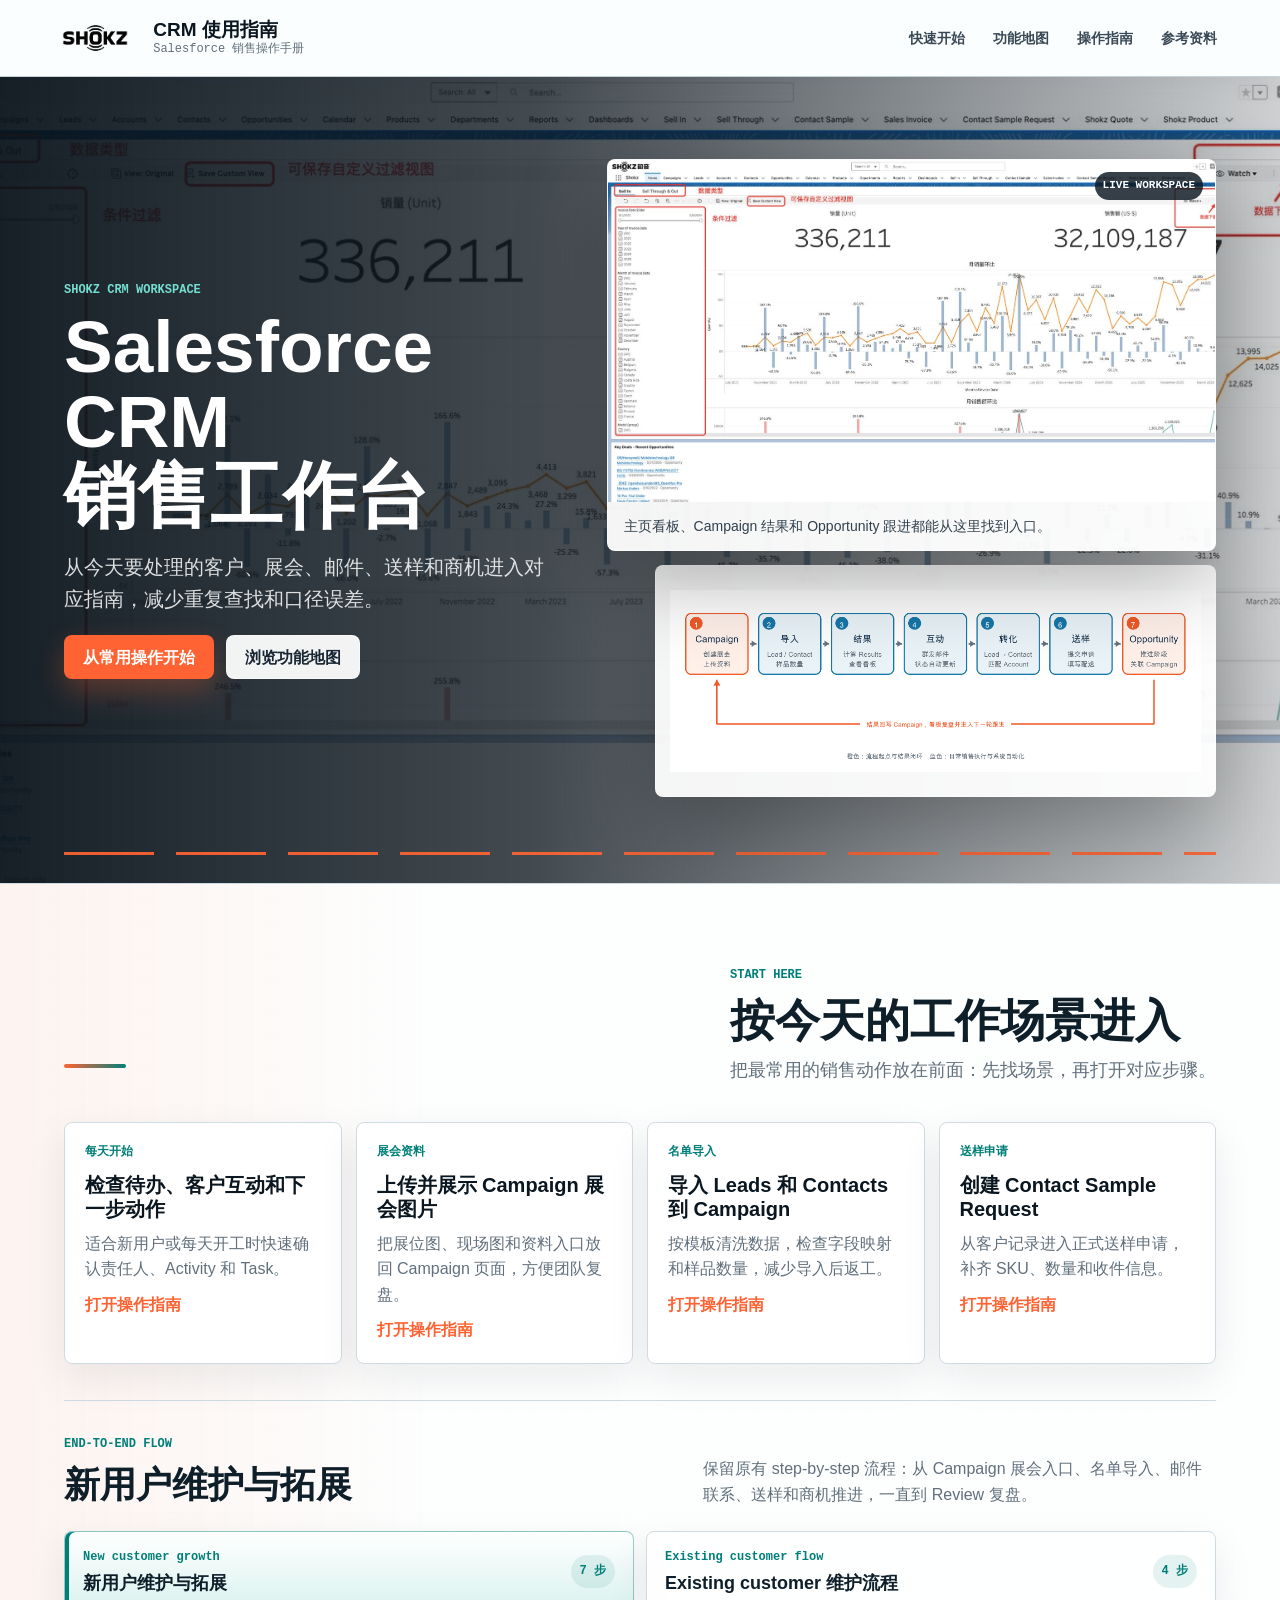
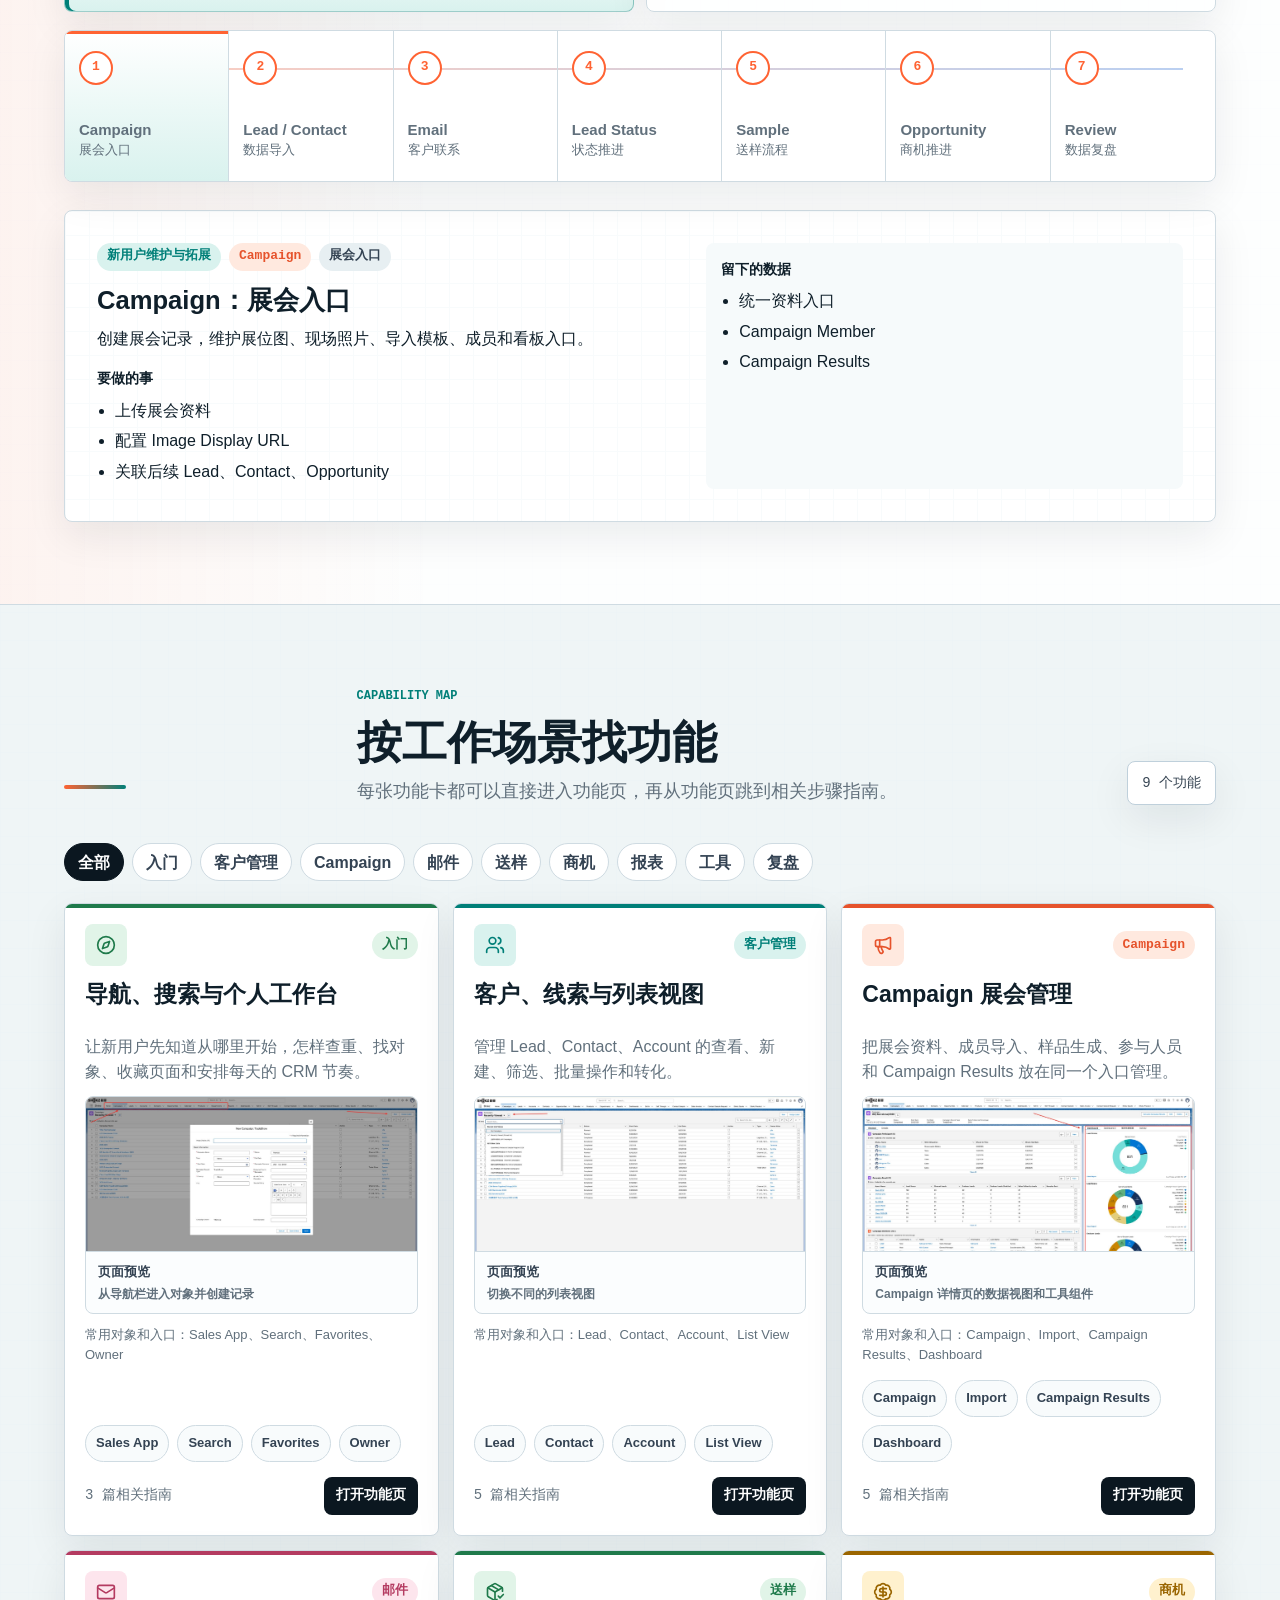
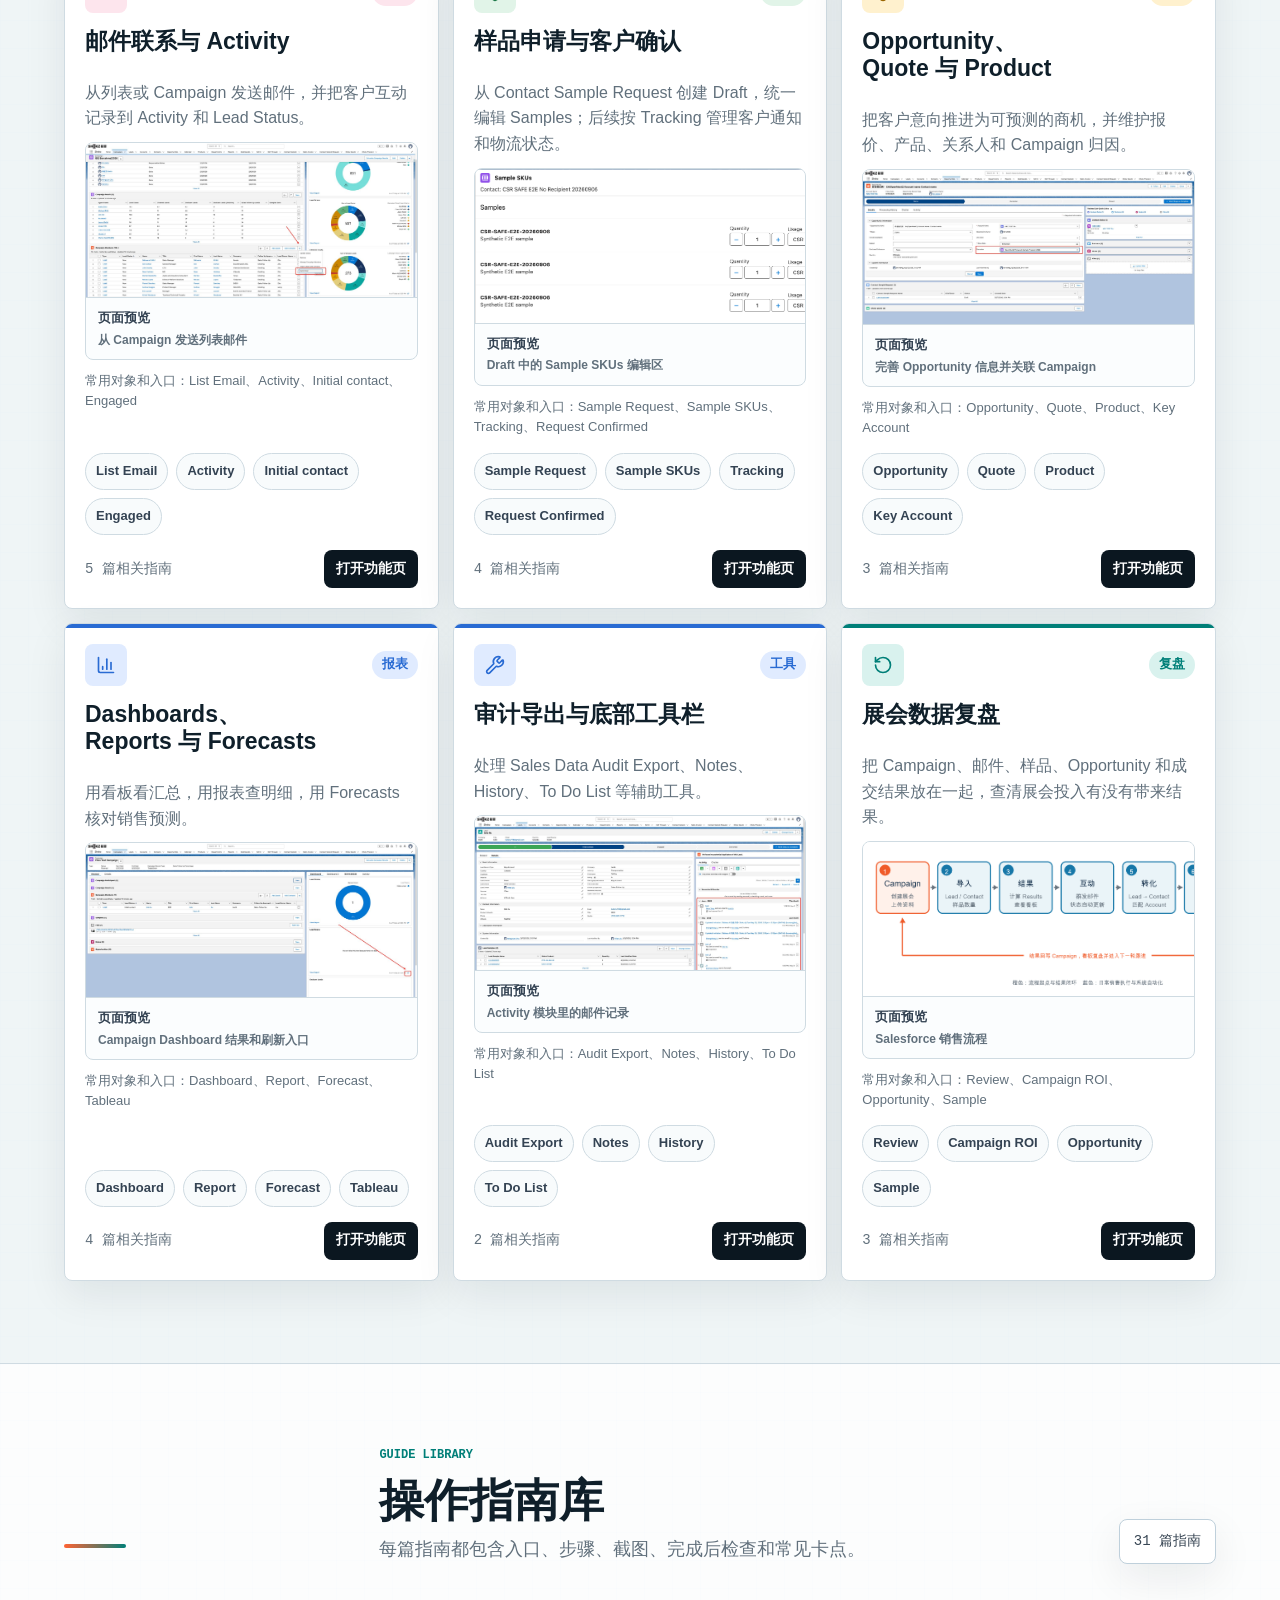
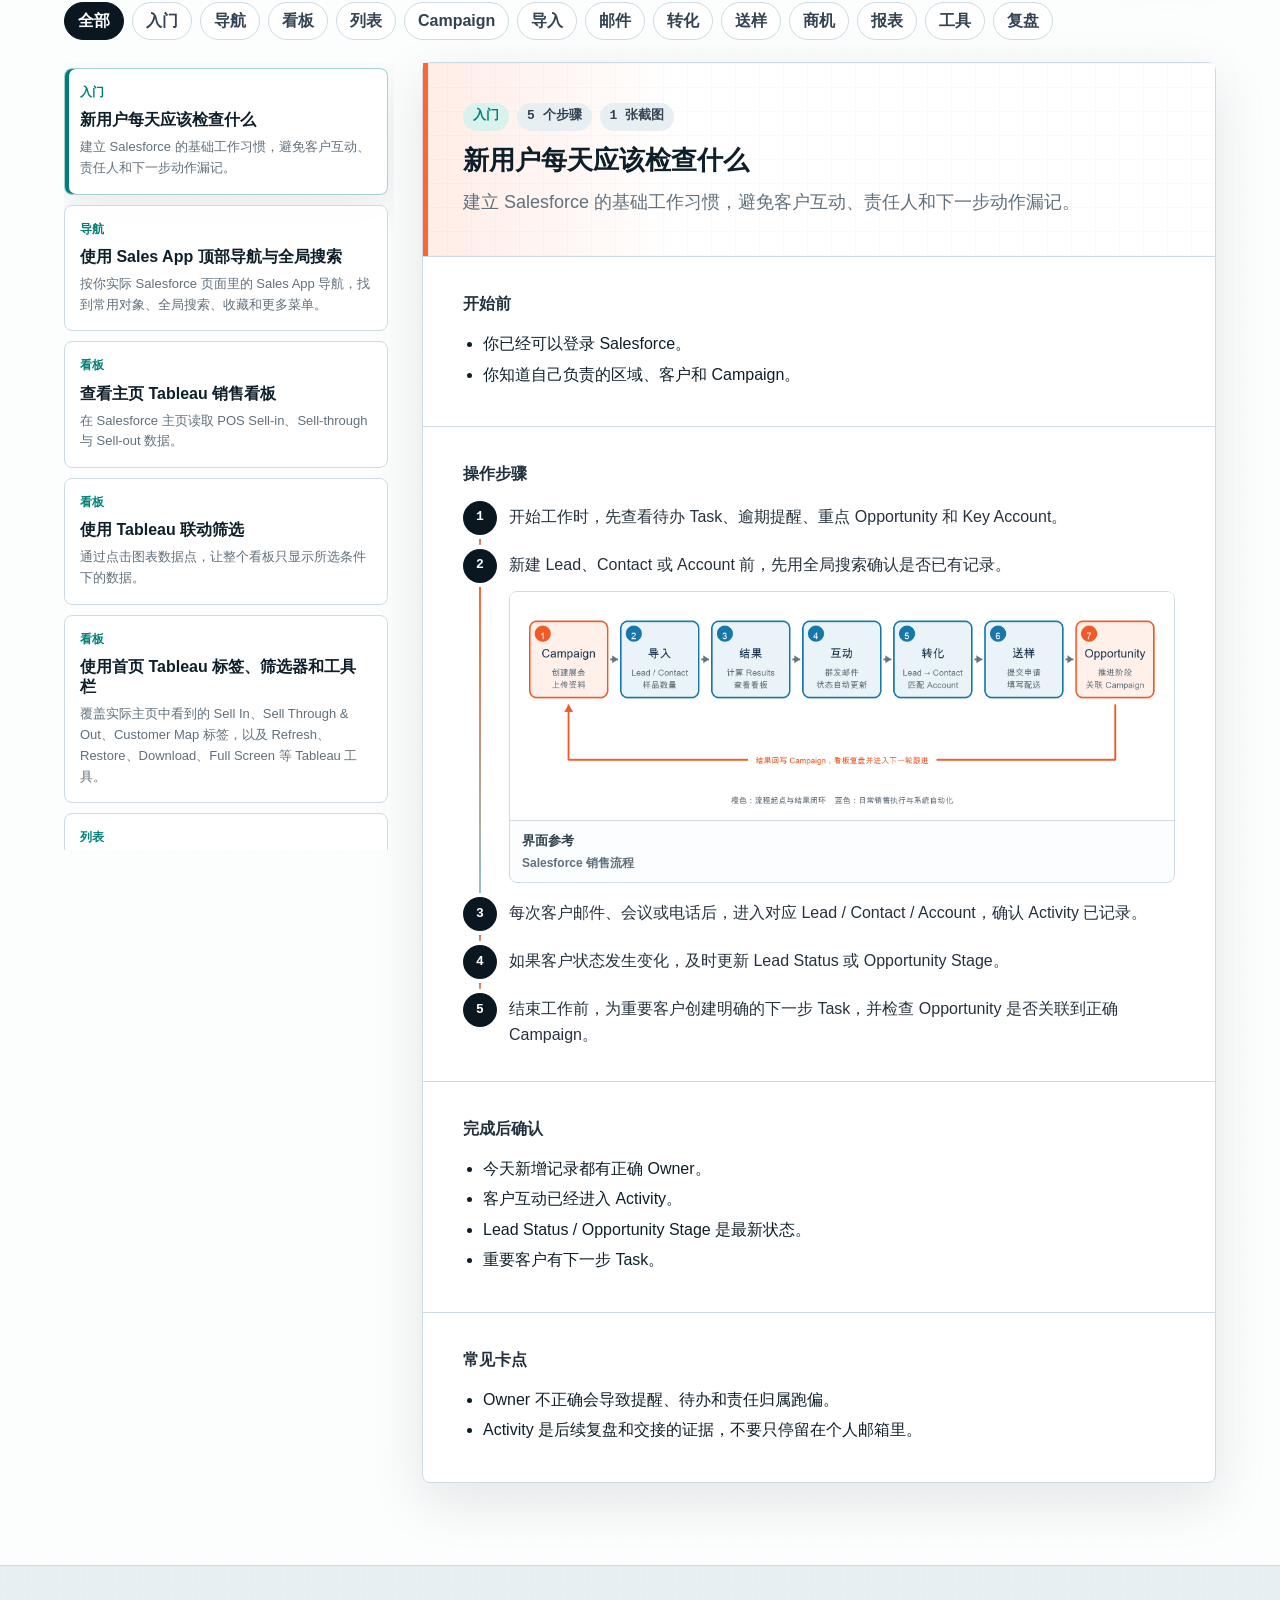
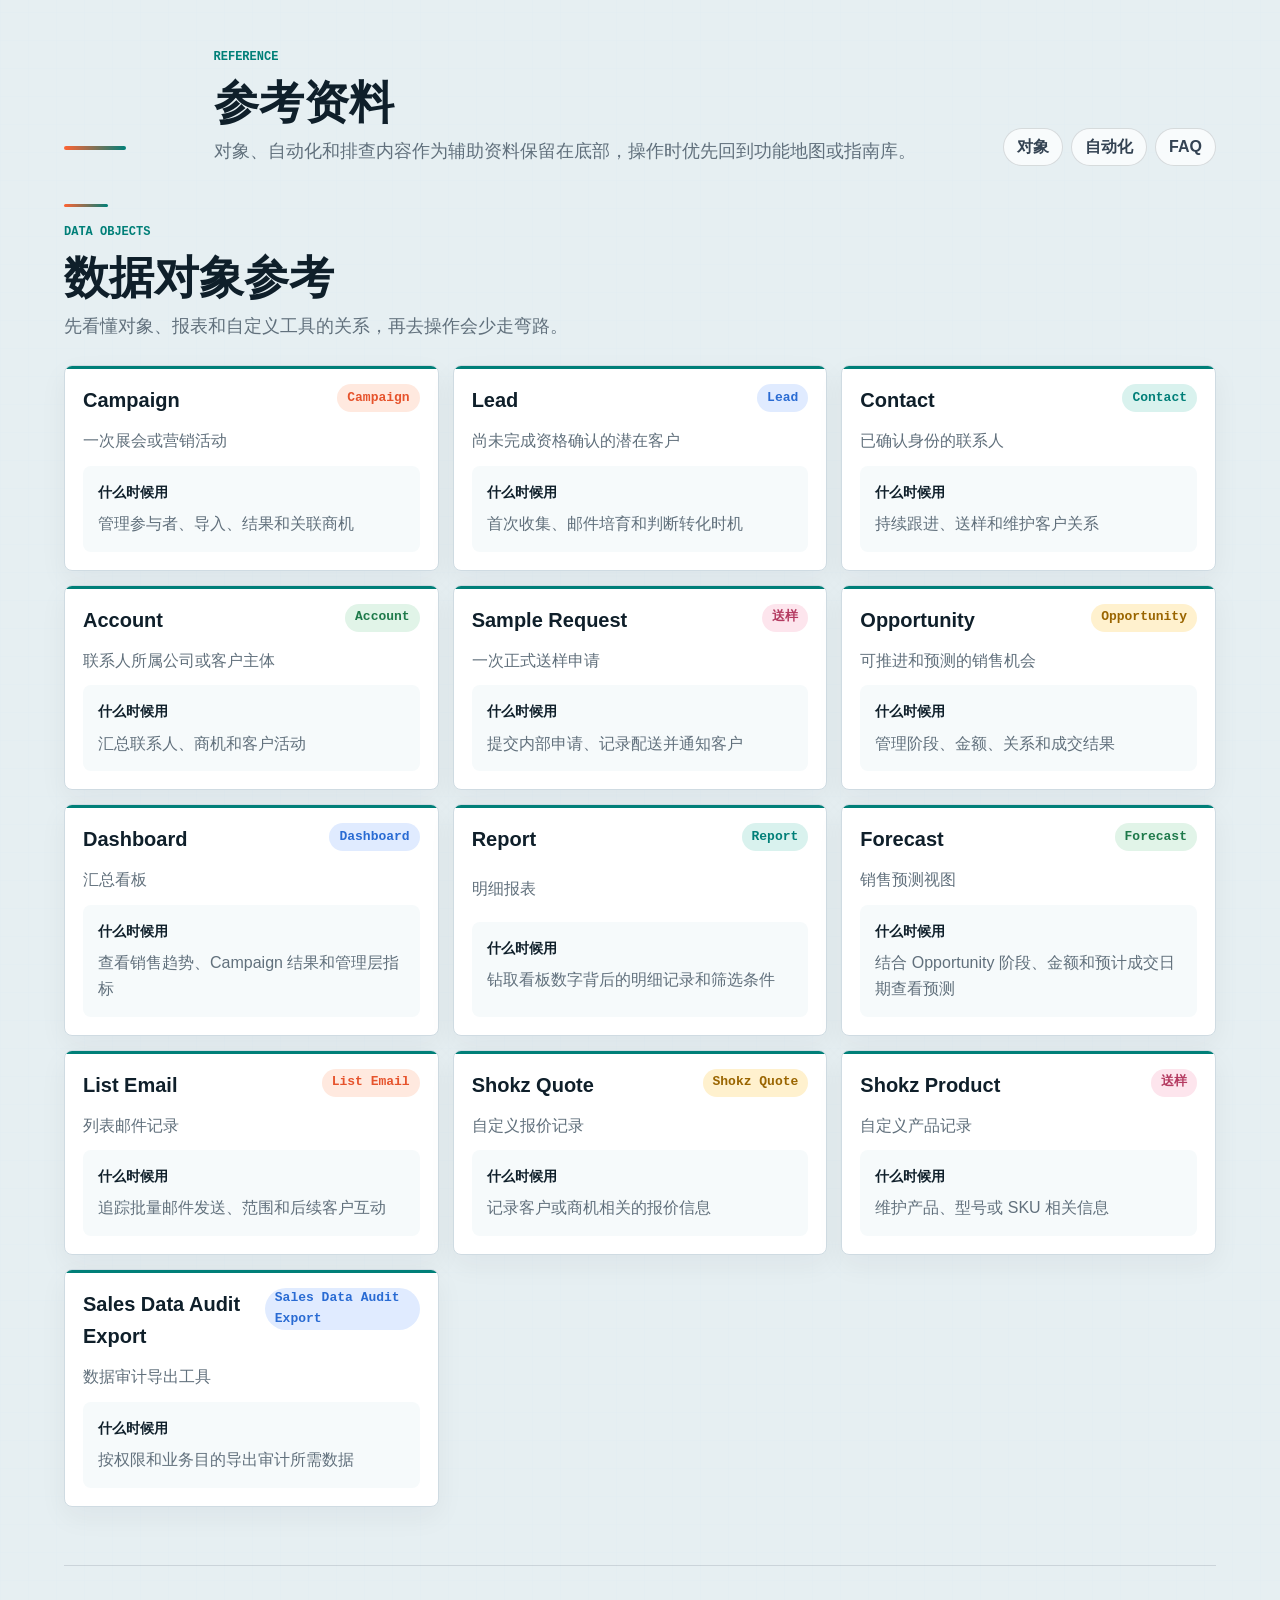
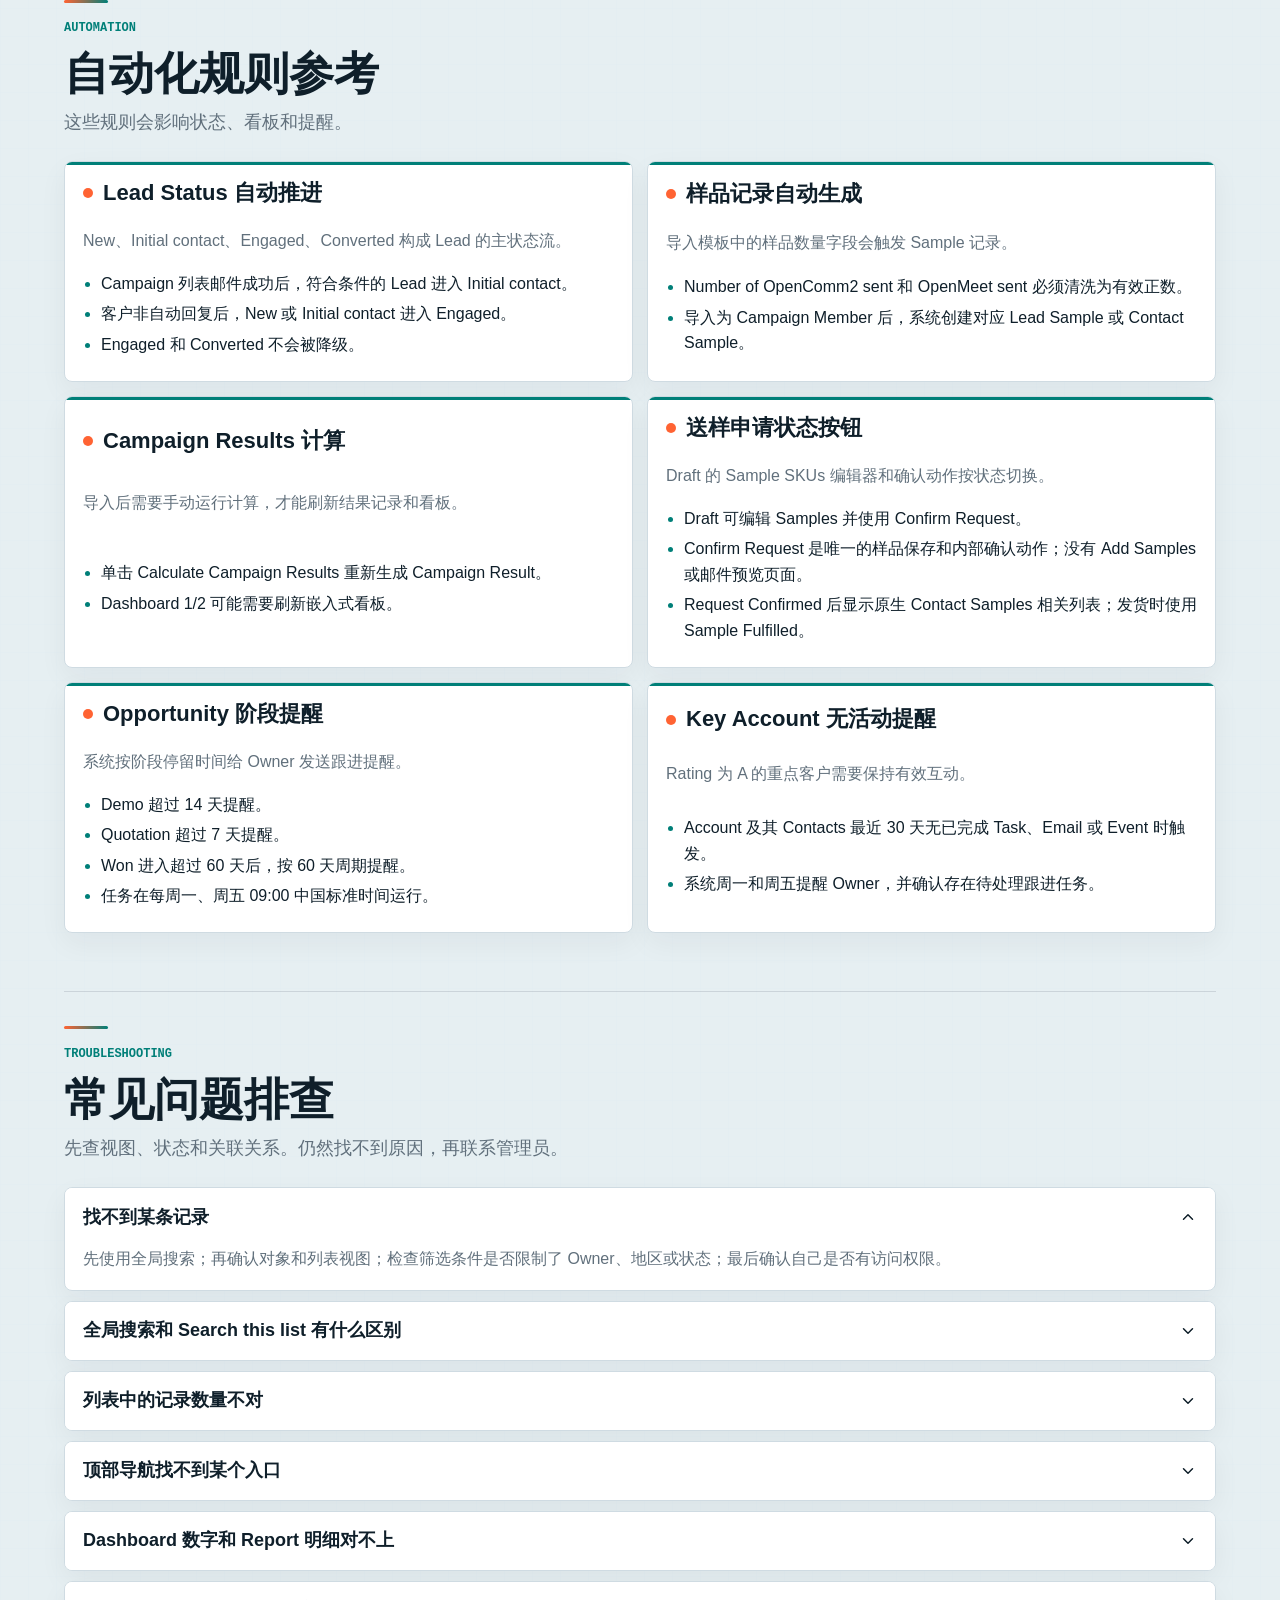
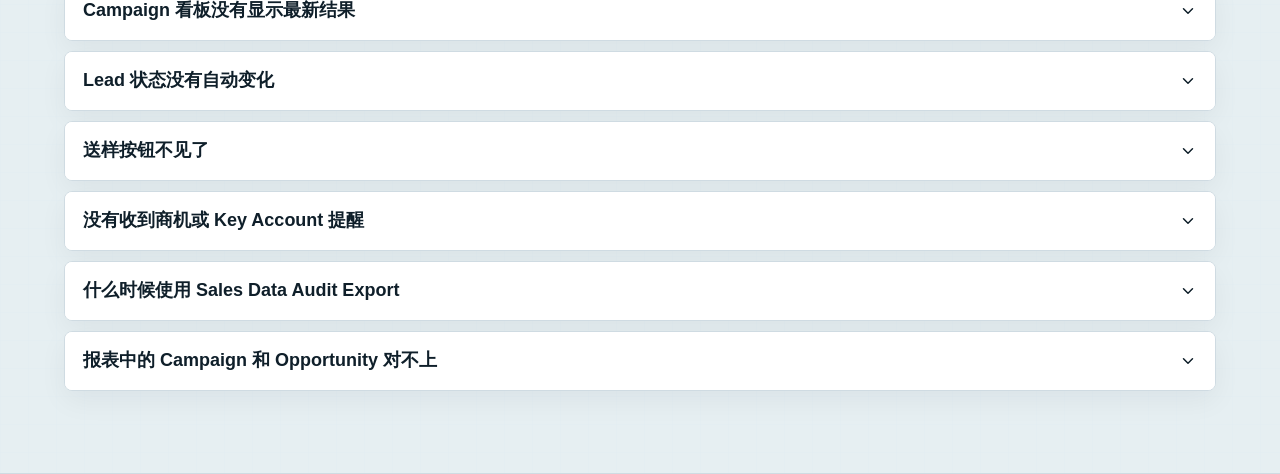
<file: index.html>
<!doctype html>
<html lang="zh-CN">
  <head>
    <meta charset="utf-8" />
    <meta name="viewport" content="width=device-width, initial-scale=1" />
    <title>CRM 使用指南 | Salesforce 销售操作手册</title>
    <link rel="stylesheet" href="styles.css?v=20260701-activity-flow" />
    <script defer src="assets/lucide.min.js"></script>
    <script defer src="app.js?v=20260701-activity-flow"></script>
  </head>
  <body>
    <header class="topbar">
      <a class="brand" href="#overview" aria-label="返回 CRM 使用指南首页">
        <img src="assets/shokz-logo.png" alt="Shokz" />
        <span>
          <strong>CRM 使用指南</strong>
          <small>Salesforce 销售操作手册</small>
        </span>
      </a>

      <nav class="topnav" aria-label="主导航">
        <a href="#quickstart">快速开始</a>
        <a href="#features">功能地图</a>
        <a href="#help">操作指南</a>
        <a href="#reference">参考资料</a>
      </nav>

    </header>

    <div class="layout">
      <main>
        <section class="hero section" id="overview">
          <div class="hero-copy">
            <p class="eyebrow">SHOKZ CRM WORKSPACE</p>
            <h1>Salesforce CRM<br />销售工作台</h1>
            <p class="lead">
              从今天要处理的客户、展会、邮件、送样和商机进入对应指南，减少重复查找和口径误差。
            </p>
            <div class="hero-actions">
              <a class="primary-action" href="#quickstart">从常用操作开始</a>
              <a class="secondary-action" href="#features">浏览功能地图</a>
            </div>
          </div>
          <div class="hero-showcase" aria-label="CRM 页面预览">
            <figure class="hero-screen">
              <img src="assets/fig02.jpg" alt="Salesforce 主页 Tableau 看板" />
              <figcaption>主页看板、Campaign 结果和 Opportunity 跟进都能从这里找到入口。</figcaption>
            </figure>
            <div class="hero-flow">
              <img src="assets/fig01-flow.png" alt="Salesforce 销售流程图" />
            </div>
          </div>
        </section>

        <section class="section quickstart-section" id="quickstart">
          <div class="section-heading split">
            <div>
              <p class="eyebrow">Start here</p>
              <h2>按今天的工作场景进入</h2>
              <p>把最常用的销售动作放在前面：先找场景，再打开对应步骤。</p>
            </div>
          </div>
          <div class="quick-action-grid" aria-label="常用操作入口">
            <a class="quick-action-card" href="?article=daily-rhythm#help" data-jump-article="daily-rhythm">
              <span>每天开始</span>
              <strong>检查待办、客户互动和下一步动作</strong>
              <p>适合新用户或每天开工时快速确认责任人、Activity 和 Task。</p>
              <em>打开操作指南</em>
            </a>
            <a class="quick-action-card" href="?article=campaign-image-display#help" data-jump-article="campaign-image-display">
              <span>展会资料</span>
              <strong>上传并展示 Campaign 展会图片</strong>
              <p>把展位图、现场图和资料入口放回 Campaign 页面，方便团队复盘。</p>
              <em>打开操作指南</em>
            </a>
            <a class="quick-action-card" href="?article=import-leads-contacts#help" data-jump-article="import-leads-contacts">
              <span>名单导入</span>
              <strong>导入 Leads 和 Contacts 到 Campaign</strong>
              <p>按模板清洗数据，检查字段映射和样品数量，减少导入后返工。</p>
              <em>打开操作指南</em>
            </a>
            <a class="quick-action-card" href="?article=create-sample-request#help" data-jump-article="create-sample-request">
              <span>送样申请</span>
              <strong>创建 Contact Sample Request</strong>
              <p>从客户记录进入正式送样申请，补齐 SKU、数量和收件信息。</p>
              <em>打开操作指南</em>
            </a>
          </div>

          <div class="workflow-block">
            <div class="workflow-block-heading">
              <div>
                <p class="eyebrow">End-to-end flow</p>
                <h3 id="workflowTitle">新用户维护与拓展</h3>
              </div>
              <p id="workflowDescription">每一步都留下记录，展会结束后可以回到 Campaign 看板查结果。</p>
            </div>
            <div class="workflow-track-selector" id="workflowTrackSelector" aria-label="客户流程选择"></div>
            <div class="workflow-grid" id="workflowGrid"></div>
            <div class="workflow-detail" id="workflowDetail" aria-live="polite"></div>
          </div>
        </section>

        <section class="section" id="features">
          <div class="section-heading split">
            <div>
              <p class="eyebrow">Capability map</p>
              <h2>按工作场景找功能</h2>
              <p>每张功能卡都可以直接进入功能页，再从功能页跳到相关步骤指南。</p>
            </div>
            <div class="feature-count" id="featureCount">0 个功能</div>
          </div>
          <div class="filterbar" id="filterbar" aria-label="功能分类筛选"></div>
          <div class="feature-grid capability-grid" id="featureGrid"></div>
        </section>

        <section class="section" id="help">
          <div class="section-heading split">
            <div>
              <p class="eyebrow">Guide library</p>
              <h2>操作指南库</h2>
              <p>每篇指南都包含入口、步骤、截图、完成后检查和常见卡点。</p>
            </div>
            <div class="feature-count" id="helpCount">0 篇指南</div>
          </div>
          <div class="filterbar help-filterbar" id="helpFilterbar" aria-label="操作指南分类筛选"></div>
          <div class="help-layout">
            <aside class="help-list" id="helpArticleList" aria-label="操作指南列表"></aside>
            <article class="help-article" id="helpArticleDetail" aria-live="polite"></article>
          </div>
        </section>

        <section class="section reference-section" id="reference">
          <div class="section-heading split">
            <div>
              <p class="eyebrow">Reference</p>
              <h2>参考资料</h2>
              <p>对象、自动化和排查内容作为辅助资料保留在底部，操作时优先回到功能地图或指南库。</p>
            </div>
            <nav class="reference-nav" aria-label="参考资料导航">
              <a href="#objects">对象</a>
              <a href="#automation">自动化</a>
              <a href="#faq">FAQ</a>
            </nav>
          </div>
          <div class="reference-stack">
            <section class="reference-panel" id="objects">
              <div class="section-heading">
                <p class="eyebrow">Data objects</p>
                <h2>数据对象参考</h2>
                <p>先看懂对象、报表和自定义工具的关系，再去操作会少走弯路。</p>
              </div>
              <div class="object-grid" id="objectGrid"></div>
            </section>

            <section class="reference-panel" id="automation">
              <div class="section-heading">
                <p class="eyebrow">Automation</p>
                <h2>自动化规则参考</h2>
                <p>这些规则会影响状态、看板和提醒。</p>
              </div>
              <div class="rules-grid" id="rulesGrid"></div>
            </section>

            <section class="reference-panel" id="faq">
              <div class="section-heading">
                <p class="eyebrow">Troubleshooting</p>
                <h2>常见问题排查</h2>
                <p>先查视图、状态和关联关系。仍然找不到原因，再联系管理员。</p>
              </div>
              <div class="faq-list" id="faqList"></div>
            </section>
          </div>
        </section>
      </main>
    </div>

    <div class="image-modal" id="imageModal" hidden>
      <div class="image-modal-backdrop" data-close-modal></div>
      <figure class="image-modal-panel" role="dialog" aria-modal="true" aria-labelledby="modalCaption">
        <button class="modal-close" type="button" data-close-modal aria-label="关闭截图">关闭</button>
        <img id="modalImage" alt="" />
        <figcaption id="modalCaption"></figcaption>
      </figure>
    </div>

    <button class="back-top" id="backTop" type="button" aria-label="返回顶部">
      <i data-lucide="arrow-up" aria-hidden="true"></i>
      <span>顶部</span>
    </button>
  </body>
</html>
</file>
<file: styles.css>
:root {
  color-scheme: light;
  --bg: #edf3f5;
  --surface: #ffffff;
  --ink: #0f1f2a;
  --muted: #61707c;
  --line: #cfdbe2;
  --soft: #e8f0f2;
  --teal: #007f78;
  --teal-2: #d9f2ee;
  --blue: #296bd3;
  --blue-2: #e0ebff;
  --orange: #e6532c;
  --orange-2: #ffe9df;
  --green: #1f7a4b;
  --green-2: #e1f4e8;
  --rose: #b43b61;
  --rose-2: #fde5ed;
  --amber: #9a6500;
  --amber-2: #fff1ce;
  --navy: #0b1720;
  --route: #ff6333;
  --grid: rgba(41, 107, 211, 0.08);
  --shadow: 0 24px 80px rgba(14, 28, 38, 0.18);
  --shadow-soft: 0 14px 40px rgba(14, 28, 38, 0.08);
  --radius: 8px;
  --topbar: 72px;
  --display-font: "Avenir Next", "SF Pro Display", "PingFang SC", "Microsoft YaHei", sans-serif;
  --body-font: Inter, "SF Pro Text", "PingFang SC", "Microsoft YaHei", Arial, sans-serif;
  --data-font: "SF Mono", "Roboto Mono", ui-monospace, Menlo, Consolas, monospace;
  font-family: var(--body-font);
}

* {
  box-sizing: border-box;
}

html {
  scroll-behavior: smooth;
}

body {
  margin: 0;
  background:
    linear-gradient(var(--grid) 1px, transparent 1px),
    linear-gradient(90deg, var(--grid) 1px, transparent 1px),
    var(--bg);
  background-size: 28px 28px;
  color: var(--ink);
  font-size: 16px;
  line-height: 1.6;
}

img {
  display: block;
  max-width: 100%;
}

a {
  color: inherit;
  text-decoration: none;
}

button,
input {
  font: inherit;
}

button {
  cursor: pointer;
}

button,
a,
input {
  transition: border-color 160ms ease, background-color 160ms ease, color 160ms ease, box-shadow 160ms ease, transform 160ms ease;
}

button:focus-visible,
a:focus-visible,
input:focus-visible {
  outline: 3px solid rgba(255, 99, 51, 0.28);
  outline-offset: 3px;
}

.topbar {
  position: sticky;
  top: 0;
  z-index: 20;
  min-height: var(--topbar);
  display: grid;
  grid-template-columns: minmax(220px, 300px) minmax(280px, 1fr);
  gap: 22px;
  align-items: center;
  padding: 12px clamp(18px, 4vw, 52px);
  background: rgba(252, 254, 255, 0.94);
  border-bottom: 1px solid rgba(172, 190, 201, 0.7);
  backdrop-filter: blur(18px);
  box-shadow: 0 8px 28px rgba(14, 28, 38, 0.05);
}

.brand {
  display: inline-flex;
  align-items: center;
  gap: 14px;
  min-width: 0;
}

.brand img {
  width: 88px;
  height: auto;
}

.brand span {
  display: grid;
  gap: 1px;
  min-width: 0;
}

.brand strong {
  color: var(--navy);
  font-family: var(--display-font);
  font-size: 19px;
  font-weight: 900;
  line-height: 1.1;
  white-space: nowrap;
}

.brand small {
  color: var(--muted);
  font-family: var(--data-font);
  font-size: 12px;
  line-height: 1.2;
}

.topnav {
  display: flex;
  justify-content: flex-end;
  gap: 4px;
  min-width: 0;
}

.topnav a {
  padding: 9px 12px;
  border-radius: var(--radius);
  color: #394855;
  font-size: 14px;
  font-weight: 760;
  white-space: nowrap;
}

.topnav a:hover {
  background: #f0f6f8;
  color: var(--navy);
  box-shadow: inset 0 -2px 0 var(--route);
}

.modal-close,
.back-top {
  min-height: 40px;
  display: inline-flex;
  align-items: center;
  justify-content: center;
  gap: 7px;
  padding: 0 12px;
  border: 1px solid #bdced8;
  border-radius: var(--radius);
  background: var(--surface);
  color: #293745;
}

.modal-close:hover,
.back-top:hover {
  border-color: var(--route);
  color: var(--route);
  transform: translateY(-1px);
}

.back-top svg {
  width: 17px;
  height: 17px;
}

.layout,
main {
  min-width: 0;
}

.section {
  position: relative;
  padding: 82px clamp(18px, 5vw, 72px);
  border-bottom: 1px solid var(--line);
  scroll-margin-top: calc(var(--topbar) + 14px);
}

.section > * {
  max-width: 1180px;
  margin-left: auto;
  margin-right: auto;
}

.hero {
  position: relative;
  min-height: calc(100vh - var(--topbar) - 34px);
  display: grid;
  grid-template-columns: minmax(0, 0.9fr) minmax(440px, 1.1fr);
  gap: 44px;
  align-items: center;
  overflow: hidden;
  color: #ffffff;
  background:
    linear-gradient(90deg, rgba(8, 18, 26, 0.94) 0%, rgba(8, 18, 26, 0.76) 42%, rgba(8, 18, 26, 0.2) 100%),
    linear-gradient(rgba(255, 255, 255, 0.055) 1px, transparent 1px),
    linear-gradient(90deg, rgba(255, 255, 255, 0.055) 1px, transparent 1px),
    url("assets/fig02.jpg") center / cover no-repeat;
  background-size: auto, 34px 34px, 34px 34px, cover;
}

.hero > * {
  position: relative;
  z-index: 1;
  max-width: none;
}

.hero::after {
  content: "";
  position: absolute;
  left: clamp(18px, 5vw, 72px);
  right: clamp(18px, 5vw, 72px);
  bottom: 28px;
  height: 3px;
  background:
    repeating-linear-gradient(90deg, var(--route) 0 90px, transparent 90px 112px);
  opacity: 0.92;
}

.hero-copy {
  max-width: 680px;
}

.eyebrow {
  margin: 0 0 10px;
  color: var(--teal);
  font-family: var(--data-font);
  font-size: 12px;
  font-weight: 800;
  text-transform: uppercase;
}

.hero .eyebrow {
  color: #74ddd0;
  letter-spacing: 0;
}

h1,
h2,
h3,
p {
  margin-top: 0;
}

h1 {
  max-width: 780px;
  margin-bottom: 18px;
  font-family: var(--display-font);
  font-size: clamp(44px, 5.7vw, 78px);
  font-weight: 900;
  line-height: 1.02;
  text-wrap: balance;
}

h2 {
  margin-bottom: 10px;
  font-family: var(--display-font);
  font-size: clamp(30px, 3.5vw, 48px);
  font-weight: 900;
  line-height: 1.12;
}

h3 {
  margin-bottom: 10px;
  font-size: clamp(21px, 2vw, 30px);
  line-height: 1.2;
}

.lead {
  max-width: 640px;
  color: rgba(255, 255, 255, 0.84);
  font-size: 20px;
}

.hero-actions {
  display: flex;
  flex-wrap: wrap;
  gap: 12px;
}

.primary-action,
.secondary-action {
  min-height: 44px;
  display: inline-flex;
  align-items: center;
  justify-content: center;
  padding: 0 18px;
  border-radius: var(--radius);
  border: 1px solid transparent;
  font-weight: 800;
}

.primary-action {
  background: var(--route);
  color: #ffffff;
  box-shadow: 0 12px 28px rgba(255, 99, 51, 0.28);
}

.secondary-action {
  background: rgba(255, 255, 255, 0.94);
  border-color: rgba(255, 255, 255, 0.5);
  color: #182633;
}

.primary-action:hover,
.secondary-action:hover {
  transform: translateY(-2px);
}

.secondary-action.compact {
  min-height: 38px;
  background: var(--surface);
  border-color: var(--line);
  font-size: 14px;
  white-space: nowrap;
}

.hero-showcase {
  align-self: end;
  display: grid;
  gap: 14px;
  padding-bottom: 4px;
}

.hero-screen,
.hero-flow {
  margin: 0;
  overflow: hidden;
  border: 1px solid rgba(255, 255, 255, 0.44);
  border-radius: var(--radius);
  background: rgba(255, 255, 255, 0.94);
  box-shadow: 0 26px 90px rgba(0, 0, 0, 0.32);
}

.hero-screen {
  position: relative;
}

.hero-screen::before {
  content: "LIVE WORKSPACE";
  position: absolute;
  top: 12px;
  right: 12px;
  z-index: 2;
  padding: 5px 8px;
  border-radius: 999px;
  background: rgba(11, 23, 32, 0.82);
  color: #ffffff;
  font-family: var(--data-font);
  font-size: 11px;
  font-weight: 800;
}

.hero-screen img {
  width: 100%;
  aspect-ratio: 16 / 9;
  object-fit: cover;
  object-position: top left;
}

.hero-screen figcaption {
  padding: 13px 16px;
  color: #31404d;
  font-size: 14px;
}

.hero-flow {
  width: min(620px, 92%);
  justify-self: end;
  padding: 14px;
}

.hero-flow img {
  width: 100%;
  aspect-ratio: 21 / 8;
  object-fit: contain;
}

.quickstart-section {
  background:
    linear-gradient(90deg, rgba(255, 99, 51, 0.07), transparent 34%),
    rgba(255, 255, 255, 0.9);
}

.quick-action-grid {
  display: grid;
  grid-template-columns: repeat(4, minmax(0, 1fr));
  gap: 14px;
  margin-bottom: 36px;
}

.quick-action-card {
  min-width: 0;
  display: grid;
  align-content: start;
  gap: 10px;
  min-height: 232px;
  padding: 20px;
  border: 1px solid var(--line);
  border-radius: var(--radius);
  background: var(--surface);
  box-shadow: var(--shadow-soft);
}

.quick-action-card:hover {
  border-color: var(--route);
  transform: translateY(-3px);
  box-shadow: 0 22px 60px rgba(14, 28, 38, 0.12);
}

.quick-action-card span {
  color: var(--teal);
  font-family: var(--data-font);
  font-size: 12px;
  font-weight: 900;
}

.quick-action-card strong {
  color: var(--navy);
  font-family: var(--display-font);
  font-size: 20px;
  line-height: 1.2;
}

.quick-action-card p {
  color: var(--muted);
  margin-bottom: 0;
}

.quick-action-card em {
  align-self: end;
  color: var(--route);
  font-style: normal;
  font-weight: 900;
}

.workflow-block {
  padding-top: 34px;
  border-top: 1px solid var(--line);
}

.workflow-block-heading {
  display: grid;
  grid-template-columns: minmax(0, 0.72fr) minmax(260px, 0.6fr);
  gap: 24px;
  align-items: end;
  margin-bottom: 24px;
}

.workflow-block-heading h3 {
  margin-bottom: 0;
  font-family: var(--display-font);
  font-size: clamp(24px, 2.8vw, 38px);
  font-weight: 900;
}

.workflow-block-heading p:not(.eyebrow) {
  color: var(--muted);
  margin-bottom: 0;
}

.workflow-track-selector {
  display: grid;
  grid-template-columns: repeat(2, minmax(0, 1fr));
  gap: 12px;
  margin-bottom: 18px;
}

.workflow-track-card {
  min-width: 0;
  display: grid;
  grid-template-columns: minmax(0, 1fr) auto;
  gap: 5px 12px;
  align-items: center;
  padding: 16px 18px;
  border: 1px solid var(--line);
  border-radius: var(--radius);
  background: rgba(255, 255, 255, 0.82);
  color: var(--ink);
  text-align: left;
  box-shadow: var(--shadow-soft);
}

.workflow-track-card:hover {
  border-color: var(--route);
  transform: translateY(-2px);
}

.workflow-track-card.is-active {
  border-color: rgba(0, 127, 120, 0.38);
  background: linear-gradient(180deg, #ffffff 0%, var(--teal-2) 100%);
  box-shadow: inset 4px 0 0 var(--teal), var(--shadow-soft);
}

.workflow-track-card span,
.workflow-track-card em {
  color: var(--teal);
  font-family: var(--data-font);
  font-size: 12px;
  font-style: normal;
  font-weight: 900;
}

.workflow-track-card strong {
  min-width: 0;
  grid-column: 1 / 2;
  font-size: 18px;
  line-height: 1.25;
}

.workflow-track-card em {
  grid-column: 2 / 3;
  grid-row: 1 / 3;
  padding: 7px 9px;
  border-radius: 999px;
  background: rgba(0, 127, 120, 0.1);
}

.section-heading {
  margin-bottom: 38px;
}

.section-heading::before {
  content: "";
  display: block;
  width: 62px;
  height: 4px;
  margin-bottom: 16px;
  border-radius: 999px;
  background: linear-gradient(90deg, var(--route), var(--teal));
}

.section-heading p:not(.eyebrow) {
  max-width: 760px;
  color: var(--muted);
  margin-bottom: 0;
  font-size: 18px;
}

.section-heading.split {
  display: flex;
  align-items: end;
  justify-content: space-between;
  gap: 24px;
}

.feature-count {
  flex: 0 0 auto;
  padding: 10px 14px;
  border: 1px solid #bfd0db;
  border-radius: var(--radius);
  background: var(--surface);
  color: #384654;
  font-family: var(--data-font);
  font-size: 14px;
  box-shadow: var(--shadow-soft);
}

#help {
  background: rgba(255, 255, 255, 0.86);
}

#features {
  background: rgba(239, 246, 247, 0.92);
}

.reference-section {
  background: rgba(229, 239, 242, 0.9);
}

.reference-nav {
  display: flex;
  flex-wrap: wrap;
  gap: 8px;
}

.reference-nav a {
  min-height: 38px;
  display: inline-flex;
  align-items: center;
  padding: 0 13px;
  border: 1px solid rgba(11, 23, 32, 0.14);
  border-radius: 999px;
  background: rgba(255, 255, 255, 0.72);
  color: #344353;
  font-weight: 800;
}

.reference-nav a:hover {
  border-color: var(--route);
  color: var(--route);
}

.reference-stack {
  display: grid;
  gap: 58px;
}

.reference-panel {
  min-width: 0;
  padding-top: 34px;
  border-top: 1px solid rgba(11, 23, 32, 0.12);
}

.reference-panel:first-child {
  padding-top: 0;
  border-top: 0;
}

.reference-panel .section-heading {
  margin-bottom: 24px;
}

.reference-panel .section-heading::before {
  width: 44px;
  height: 3px;
}

.workflow-grid {
  position: relative;
  display: grid;
  grid-template-columns: repeat(var(--workflow-step-count, 7), minmax(0, 1fr));
  gap: 0;
  margin-bottom: 28px;
  border: 1px solid var(--line);
  border-radius: var(--radius);
  overflow: hidden;
  background: var(--surface);
  box-shadow: var(--shadow-soft);
}

.workflow-grid.is-short-flow {
  grid-template-columns: repeat(2, minmax(0, 1fr));
}

.workflow-grid::before {
  content: "";
  position: absolute;
  top: 37px;
  left: 32px;
  right: 32px;
  height: 2px;
  background: linear-gradient(90deg, var(--route), var(--blue));
  opacity: 0.32;
  pointer-events: none;
}

.workflow-card {
  position: relative;
  min-height: 150px;
  display: grid;
  align-content: space-between;
  gap: 14px;
  padding: 20px 14px;
  border: 0;
  border-right: 1px solid var(--line);
  background: transparent;
  text-align: left;
  color: var(--ink);
}

.workflow-card:hover {
  background: #f7fbfc;
}

.workflow-card:last-child {
  border-right: 0;
}

.workflow-card.is-active {
  background: linear-gradient(180deg, #ffffff 0%, var(--teal-2) 100%);
  box-shadow: inset 0 3px 0 var(--route);
}

.workflow-card .step-number {
  position: relative;
  z-index: 1;
  width: 34px;
  height: 34px;
  display: inline-grid;
  place-items: center;
  border-radius: 50%;
  background: var(--surface);
  border: 2px solid var(--route);
  color: var(--route);
  font-family: var(--data-font);
  font-weight: 900;
  font-size: 13px;
}

.workflow-card strong {
  display: block;
  font-size: 15px;
  line-height: 1.25;
}

.workflow-card span:last-child {
  color: var(--muted);
  font-size: 13px;
}

.workflow-detail {
  display: grid;
  grid-template-columns: minmax(0, 1fr) minmax(280px, 0.82fr);
  gap: 28px;
  padding: 32px;
  border-radius: var(--radius);
  background:
    linear-gradient(#f8fbfc 1px, transparent 1px),
    linear-gradient(90deg, #f8fbfc 1px, transparent 1px),
    #ffffff;
  background-size: 24px 24px;
  border: 1px solid var(--line);
  box-shadow: var(--shadow-soft);
}

.workflow-detail h4,
.capability-body h4,
.detail-block h4 {
  margin: 0 0 8px;
  font-size: 14px;
}

.workflow-detail ul,
.capability-body ul,
.rule-card ul,
.check-card ul {
  margin: 0;
  padding-left: 18px;
}

.workflow-detail li,
.capability-body li,
.help-article li,
.rule-card li,
.check-card li {
  margin: 5px 0;
}

.detail-meta {
  display: flex;
  flex-wrap: wrap;
  gap: 8px;
  margin-bottom: 14px;
}

.tag,
.category-chip {
  min-height: 28px;
  display: inline-flex;
  align-items: center;
  gap: 6px;
  padding: 0 10px;
  border-radius: 999px;
  background: #e7eff2;
  color: #344353;
  font-family: var(--data-font);
  font-size: 13px;
  font-weight: 700;
}

.tag.teal {
  background: var(--teal-2);
  color: var(--teal);
}

.tag.blue {
  background: var(--blue-2);
  color: var(--blue);
}

.tag.orange {
  background: var(--orange-2);
  color: var(--orange);
}

.tag.green {
  background: var(--green-2);
  color: var(--green);
}

.tag.rose {
  background: var(--rose-2);
  color: var(--rose);
}

.tag.amber {
  background: var(--amber-2);
  color: var(--amber);
}

.filterbar {
  display: flex;
  flex-wrap: wrap;
  gap: 8px;
  margin-bottom: 22px;
}

.filterbar button {
  min-height: 38px;
  padding: 0 13px;
  border: 1px solid var(--line);
  border-radius: 999px;
  background: var(--surface);
  color: #344353;
  font-weight: 760;
}

.filterbar button.is-active {
  border-color: var(--navy);
  background: var(--navy);
  color: #ffffff;
}

.filterbar button:hover {
  border-color: var(--route);
  color: var(--route);
}

.help-layout {
  display: grid;
  grid-template-columns: minmax(260px, 330px) minmax(0, 1fr);
  gap: 28px;
  align-items: start;
}

.help-list {
  position: sticky;
  top: calc(var(--topbar) + 20px);
  max-height: calc(100vh - var(--topbar) - 40px);
  overflow: auto;
  padding: 6px 6px 6px 0;
}

.help-card {
  position: relative;
  width: 100%;
  display: grid;
  gap: 7px;
  margin-bottom: 10px;
  padding: 15px;
  border: 1px solid var(--line);
  border-radius: var(--radius);
  background: rgba(255, 255, 255, 0.88);
  color: var(--ink);
  text-align: left;
}

.help-card.is-active {
  border-color: rgba(0, 127, 120, 0.35);
  background: #ffffff;
  box-shadow: inset 4px 0 0 var(--teal), var(--shadow-soft);
}

.help-card:hover {
  border-color: var(--route);
  transform: translateX(2px);
}

.help-card-category {
  color: var(--teal);
  font-family: var(--data-font);
  font-size: 12px;
  font-weight: 900;
}

.help-card strong {
  font-size: 16px;
  line-height: 1.25;
}

.help-card span:last-child {
  color: var(--muted);
  font-size: 13px;
}

.help-article {
  min-width: 0;
  border: 1px solid var(--line);
  border-radius: var(--radius);
  background: var(--surface);
  box-shadow: 0 18px 55px rgba(14, 28, 38, 0.1);
  scroll-margin-top: calc(var(--topbar) + 14px);
}

.article-hero {
  position: relative;
  padding: clamp(22px, 4vw, 40px);
  border-bottom: 1px solid var(--line);
  background:
    linear-gradient(90deg, rgba(255, 99, 51, 0.12), transparent 32%),
    linear-gradient(#f7fbfc 1px, transparent 1px),
    linear-gradient(90deg, #f7fbfc 1px, transparent 1px),
    #ffffff;
  background-size: auto, 24px 24px, 24px 24px, auto;
}

.article-hero::before {
  content: "";
  position: absolute;
  left: 0;
  top: 0;
  bottom: 0;
  width: 5px;
  background: var(--route);
}

.article-hero h3 {
  max-width: 780px;
  margin-bottom: 12px;
  font-family: var(--display-font);
  font-weight: 900;
}

.article-hero p {
  max-width: 760px;
  color: var(--muted);
  font-size: 18px;
  margin-bottom: 0;
}

.article-section {
  padding: clamp(20px, 3vw, 34px) clamp(22px, 4vw, 40px);
  border-bottom: 1px solid var(--line);
}

.article-section:last-child {
  border-bottom: 0;
}

.article-section h4 {
  margin: 0 0 14px;
  color: #23313f;
  font-family: var(--display-font);
  font-size: 16px;
  font-weight: 900;
}

.article-section ul {
  margin: 0;
  padding-left: 20px;
}

.step-list {
  counter-reset: helpStep;
  display: grid;
  gap: 14px;
  margin: 0;
  padding: 0;
  list-style: none;
}

.step-list li {
  position: relative;
  display: grid;
  grid-template-columns: 34px minmax(0, 1fr);
  gap: 12px;
  align-items: start;
  margin: 0;
}

.step-list li:not(:last-child)::after {
  content: "";
  position: absolute;
  left: 16px;
  top: 38px;
  bottom: -13px;
  width: 2px;
  background: linear-gradient(var(--route), rgba(0, 127, 120, 0.45));
}

.step-list li > span {
  position: relative;
  z-index: 1;
  width: 34px;
  height: 34px;
  display: inline-grid;
  place-items: center;
  border-radius: 50%;
  background: var(--navy);
  color: #ffffff;
  font-family: var(--data-font);
  font-size: 13px;
  font-weight: 900;
  box-shadow: 0 0 0 4px #ffffff;
}

.step-list p {
  margin: 3px 0 0;
  color: #26323f;
}

.capability-grid {
  display: grid;
  grid-template-columns: repeat(3, minmax(0, 1fr));
  gap: 14px;
}

.capability-card {
  display: grid;
  grid-template-rows: auto auto 1fr auto auto;
  gap: 15px;
  min-width: 0;
  position: relative;
  overflow: hidden;
  padding: 20px;
  border: 1px solid var(--line);
  border-radius: var(--radius);
  background: var(--surface);
  color: inherit;
  cursor: pointer;
  box-shadow: var(--shadow-soft);
}

.capability-card::before {
  content: "";
  position: absolute;
  inset: 0 0 auto;
  height: 4px;
  background: var(--teal);
}

.capability-card.blue::before {
  background: var(--blue);
}

.capability-card.orange::before {
  background: var(--orange);
}

.capability-card.green::before {
  background: var(--green);
}

.capability-card.rose::before {
  background: var(--rose);
}

.capability-card.amber::before {
  background: var(--amber);
}

.capability-card:hover {
  transform: translateY(-3px);
  box-shadow: 0 22px 60px rgba(14, 28, 38, 0.13);
}

.capability-card:hover .capability-inline-shot {
  border-color: var(--route);
}

.capability-card:hover .capability-card-cta {
  background: var(--route);
  transform: translateY(-1px);
}

.capability-top {
  display: flex;
  align-items: center;
  justify-content: space-between;
  gap: 12px;
}

.capability-icon {
  width: 42px;
  height: 42px;
  display: inline-grid;
  place-items: center;
  border-radius: var(--radius);
  background: var(--teal-2);
  color: var(--teal);
}

.capability-icon.blue {
  background: var(--blue-2);
  color: var(--blue);
}

.capability-icon.orange {
  background: var(--orange-2);
  color: var(--orange);
}

.capability-icon.green {
  background: var(--green-2);
  color: var(--green);
}

.capability-icon.rose {
  background: var(--rose-2);
  color: var(--rose);
}

.capability-icon.amber {
  background: var(--amber-2);
  color: var(--amber);
}

.capability-icon svg {
  width: 20px;
  height: 20px;
}

.capability-card h3 {
  font-family: var(--display-font);
  font-size: 23px;
  font-weight: 900;
  line-height: 1.18;
  text-wrap: balance;
}

.story-points {
  display: flex;
  flex-wrap: wrap;
  gap: 8px;
}

.story-points span {
  padding: 7px 10px;
  border: 1px solid var(--line);
  border-radius: 999px;
  background: #f8fbfc;
  color: #344353;
  font-size: 13px;
  font-weight: 800;
}

.capability-body {
  display: grid;
  gap: 14px;
}

.capability-body > div {
  padding: 14px;
  border-radius: var(--radius);
  background:
    linear-gradient(#ffffff 0 0) padding-box,
    linear-gradient(135deg, rgba(255, 99, 51, 0.35), rgba(41, 107, 211, 0.18)) border-box;
  border: 1px solid transparent;
}

.capability-body li {
  color: var(--muted);
}

.capability-story {
  display: grid;
  gap: 11px;
  align-content: start;
}

.capability-story > p {
  color: var(--muted);
  margin-bottom: 0;
}

.capability-inline-shot {
  display: grid;
  grid-template-columns: minmax(0, 1fr);
  gap: 0;
  overflow: hidden;
  padding: 0;
  border: 1px solid var(--line);
  border-radius: var(--radius);
  background: #fbfdfe;
  color: #344353;
  text-align: left;
}

.capability-inline-shot img {
  width: 100%;
  aspect-ratio: 16 / 7.5;
  object-fit: cover;
  object-position: top left;
  border-bottom: 1px solid var(--line);
}

.capability-inline-shot > span {
  display: grid;
  gap: 3px;
  padding: 10px 12px 11px;
}

.capability-inline-shot strong {
  font-size: 13px;
  font-weight: 900;
}

.capability-inline-shot small {
  color: var(--muted);
  font-size: 12px;
  font-weight: 700;
  line-height: 1.35;
}

.capability-context-line {
  font-size: 13px;
  line-height: 1.55;
}

.capability-links {
  display: flex;
  flex-wrap: wrap;
  gap: 8px;
}

.capability-links > span {
  width: 100%;
  color: var(--muted);
  font-size: 14px;
  font-weight: 900;
}

.capability-links button {
  min-height: 34px;
  padding: 0 10px;
  border: 1px solid rgba(0, 127, 120, 0.32);
  border-radius: 999px;
  background: var(--teal-2);
  color: var(--teal);
  font-size: 13px;
  font-weight: 900;
}

.capability-links button:hover {
  border-color: var(--route);
  background: var(--orange-2);
  color: var(--route);
}

.capability-actions {
  display: flex;
  align-items: center;
  justify-content: space-between;
  gap: 12px;
  color: var(--muted);
  font-size: 14px;
}

.capability-actions span {
  min-width: 0;
  font-family: var(--data-font);
}

.capability-card-cta {
  min-height: 38px;
  display: inline-flex;
  align-items: center;
  justify-content: center;
  padding: 0 12px;
  border-radius: var(--radius);
  background: var(--navy);
  color: #ffffff;
  font-weight: 900;
  white-space: nowrap;
}

.capability-detail-page {
  background:
    linear-gradient(var(--grid) 1px, transparent 1px),
    linear-gradient(90deg, var(--grid) 1px, transparent 1px),
    #eef5f7;
  background-size: 28px 28px;
}

.capability-detail-page main {
  min-height: calc(100vh - var(--topbar));
}

.capability-detail-hero {
  display: grid;
  grid-template-columns: minmax(0, 0.88fr) minmax(420px, 1.12fr);
  gap: 42px;
  align-items: center;
  padding: 78px clamp(18px, 5vw, 72px) 62px;
  color: #ffffff;
  background:
    linear-gradient(100deg, rgba(11, 23, 32, 0.96), rgba(11, 23, 32, 0.76)),
    linear-gradient(rgba(255, 255, 255, 0.055) 1px, transparent 1px),
    linear-gradient(90deg, rgba(255, 255, 255, 0.055) 1px, transparent 1px);
  background-size: auto, 34px 34px, 34px 34px;
}

.capability-detail-hero.orange {
  --detail-accent: var(--orange);
}

.capability-detail-hero.green {
  --detail-accent: var(--green);
}

.capability-detail-hero.rose {
  --detail-accent: var(--rose);
}

.capability-detail-hero.amber {
  --detail-accent: var(--amber);
}

.capability-detail-hero.blue {
  --detail-accent: var(--blue);
}

.capability-detail-hero.teal {
  --detail-accent: var(--teal);
}

.capability-detail-copy,
.capability-detail-visual {
  max-width: 1180px;
}

.back-link {
  min-height: 36px;
  display: inline-flex;
  align-items: center;
  margin-bottom: 28px;
  padding: 0 12px;
  border: 1px solid rgba(255, 255, 255, 0.32);
  border-radius: var(--radius);
  color: rgba(255, 255, 255, 0.84);
  font-weight: 900;
}

.back-link:hover {
  border-color: var(--detail-accent, var(--route));
  color: #ffffff;
}

.capability-detail-hero .eyebrow {
  color: #7de6db;
}

.capability-detail-hero h1 {
  max-width: 720px;
  margin-bottom: 18px;
  font-size: clamp(42px, 5vw, 72px);
}

.capability-detail-hero .lead {
  color: rgba(255, 255, 255, 0.84);
}

.capability-detail-meta {
  display: flex;
  flex-wrap: wrap;
  gap: 10px;
  margin-top: 30px;
}

.capability-detail-meta span {
  min-height: 34px;
  display: inline-flex;
  align-items: center;
  gap: 8px;
  padding: 0 11px;
  border-radius: 999px;
  background: rgba(255, 255, 255, 0.12);
  color: #ffffff;
  font-family: var(--data-font);
  font-size: 13px;
  font-weight: 800;
}

.capability-detail-meta svg {
  width: 16px;
  height: 16px;
}

.capability-detail-visual {
  margin: 0;
  overflow: hidden;
  border: 1px solid rgba(255, 255, 255, 0.42);
  border-radius: var(--radius);
  background: #ffffff;
  box-shadow: 0 28px 90px rgba(0, 0, 0, 0.32);
}

.capability-detail-visual img {
  display: block;
  width: 100%;
  aspect-ratio: 16 / 10;
  object-fit: cover;
  object-position: top left;
}

body[data-capability="review"] .capability-detail-visual img {
  aspect-ratio: 35 / 12;
  object-fit: contain;
  object-position: center;
}

body[data-capability="sample"] .capability-detail-visual img {
  aspect-ratio: 2520 / 383;
  object-fit: contain;
  object-position: center;
}

.capability-detail-visual figcaption {
  padding: 13px 16px;
  color: #31404d;
}

.capability-detail-section {
  padding: 62px clamp(18px, 5vw, 72px);
}

.capability-detail-section > * {
  max-width: 1180px;
  margin-left: auto;
  margin-right: auto;
}

.capability-detail-section.compact {
  padding-top: 32px;
}

.capability-detail-grid {
  display: grid;
  grid-template-columns: repeat(3, minmax(0, 1fr));
  gap: 14px;
}

.capability-panel,
.related-article-card {
  border: 1px solid var(--line);
  border-radius: var(--radius);
  background: var(--surface);
  box-shadow: var(--shadow-soft);
}

.capability-panel {
  padding: 24px;
}

.capability-panel h2 {
  margin-bottom: 18px;
  font-size: clamp(24px, 2.4vw, 34px);
}

.capability-panel ul {
  margin: 0;
  padding-left: 20px;
  color: var(--muted);
}

.object-chip-row {
  display: flex;
  flex-wrap: wrap;
  gap: 10px;
}

.object-chip-row span {
  min-height: 38px;
  display: inline-flex;
  align-items: center;
  padding: 0 13px;
  border: 1px solid rgba(0, 127, 120, 0.26);
  border-radius: 999px;
  background: var(--teal-2);
  color: var(--teal);
  font-weight: 900;
}

.related-article-grid {
  display: grid;
  grid-template-columns: repeat(3, minmax(0, 1fr));
  gap: 14px;
}

.related-article-card {
  display: grid;
  gap: 8px;
  padding: 18px;
}

.related-article-card span {
  color: var(--teal);
  font-family: var(--data-font);
  font-size: 12px;
  font-weight: 900;
}

.related-article-card strong {
  color: var(--ink);
  font-family: var(--display-font);
  font-size: 20px;
  line-height: 1.22;
}

.related-article-card p {
  color: var(--muted);
  margin-bottom: 0;
}

.related-article-card:hover {
  border-color: var(--route);
  transform: translateY(-2px);
}

.capability-toc {
  display: flex;
  flex-wrap: wrap;
  gap: 8px;
  margin: -12px auto 24px;
}

.capability-toc a {
  min-height: 36px;
  display: inline-flex;
  align-items: center;
  padding: 0 11px;
  border: 1px solid rgba(0, 127, 120, 0.28);
  border-radius: 999px;
  background: var(--teal-2);
  color: var(--teal);
  font-size: 13px;
  font-weight: 900;
}

.capability-toc a:hover {
  border-color: var(--route);
  background: var(--orange-2);
  color: var(--route);
}

.step-guide-stack {
  display: grid;
  gap: 22px;
}

.step-guide-card {
  overflow: hidden;
  border: 1px solid var(--line);
  border-radius: var(--radius);
  background: var(--surface);
  box-shadow: var(--shadow-soft);
  scroll-margin-top: calc(var(--topbar) + 16px);
}

.step-guide-heading {
  display: flex;
  justify-content: space-between;
  gap: 24px;
  padding: clamp(22px, 4vw, 36px);
  border-bottom: 1px solid var(--line);
  background:
    linear-gradient(90deg, rgba(255, 99, 51, 0.1), transparent 34%),
    linear-gradient(#f7fbfc 1px, transparent 1px),
    linear-gradient(90deg, #f7fbfc 1px, transparent 1px),
    #ffffff;
  background-size: auto, 24px 24px, 24px 24px, auto;
}

.step-guide-heading h2 {
  max-width: 780px;
  margin-bottom: 10px;
}

.step-guide-heading p:not(.eyebrow) {
  max-width: 760px;
  margin-bottom: 0;
  color: var(--muted);
}

.guide-columns {
  display: grid;
  grid-template-columns: repeat(2, minmax(0, 1fr));
  gap: 0;
  border-bottom: 1px solid var(--line);
}

.guide-columns > section {
  min-width: 0;
  padding: clamp(20px, 3vw, 30px);
}

.guide-columns > section:first-child {
  border-right: 1px solid var(--line);
}

.guide-columns:last-child {
  border-bottom: 0;
}

.guide-step-section {
  padding: clamp(20px, 3vw, 30px);
  border-bottom: 1px solid var(--line);
}

.guide-note-section {
  padding: clamp(20px, 3vw, 30px);
}

.step-guide-card h3 {
  margin-bottom: 14px;
  font-family: var(--display-font);
  font-size: 18px;
  font-weight: 900;
}

.step-guide-card ul {
  margin: 0;
  padding-left: 20px;
  color: var(--muted);
}

.step-copy {
  display: grid;
  gap: 12px;
  min-width: 0;
}

.guide-shot {
  width: min(960px, 100%);
  min-width: 0;
  display: grid;
  grid-template-columns: minmax(0, 1fr);
  gap: 0;
  overflow: hidden;
  margin-top: 2px;
  padding: 0;
  border: 1px solid var(--line);
  border-radius: var(--radius);
  background: #fbfdfe;
  color: #31404d;
  text-align: left;
  font-weight: 800;
}

.guide-shot img {
  display: block;
  width: 100%;
  height: auto;
  aspect-ratio: auto;
  object-fit: contain;
  object-position: center;
  background: #ffffff;
  border-bottom: 1px solid var(--line);
}

.guide-shot span {
  min-width: 0;
  display: grid;
  gap: 3px;
  padding: 10px 12px 11px;
}

.guide-shot strong {
  font-size: 13px;
  font-weight: 900;
}

.guide-shot small {
  color: var(--muted);
  font-size: 12px;
  font-weight: 700;
  line-height: 1.35;
}

.guide-shot:hover {
  border-color: var(--route);
  transform: translateY(-1px);
}

.object-grid,
.rules-grid,
.checklist-grid {
  display: grid;
  grid-template-columns: repeat(3, minmax(0, 1fr));
  gap: 14px;
}

.object-card,
.rule-card,
.check-card,
.faq-item,
.detail-block {
  border: 1px solid var(--line);
  border-radius: var(--radius);
  background: var(--surface);
  box-shadow: 0 10px 28px rgba(14, 28, 38, 0.05);
}

.object-card,
.rule-card,
.check-card {
  padding: 18px;
}

.object-card {
  display: grid;
  gap: 12px;
  position: relative;
  overflow: hidden;
}

.object-card::before,
.rule-card::before,
.check-card::before {
  content: "";
  position: absolute;
  inset: 0 0 auto;
  height: 3px;
  background: var(--teal);
}

.object-top {
  display: flex;
  align-items: start;
  justify-content: space-between;
  gap: 12px;
}

.object-card strong {
  font-family: var(--display-font);
  display: block;
  font-size: 20px;
  font-weight: 900;
}

.object-card p,
.rule-card p,
.check-card p {
  color: var(--muted);
  margin-bottom: 0;
}

.detail-block {
  padding: 14px;
  border-color: transparent;
  background: #f6fafb;
  box-shadow: none;
}

.rules-grid {
  grid-template-columns: repeat(2, minmax(0, 1fr));
}

.rule-card {
  display: grid;
  gap: 12px;
  position: relative;
  overflow: hidden;
}

.rule-card h3 {
  display: flex;
  align-items: center;
  gap: 10px;
  font-family: var(--display-font);
  font-size: 22px;
  font-weight: 900;
}

.rule-card h3::before {
  content: "";
  width: 10px;
  height: 10px;
  flex: 0 0 auto;
  border-radius: 50%;
  background: var(--route);
}

.check-card {
  display: grid;
  gap: 12px;
  position: relative;
  overflow: hidden;
}

.check-card h3,
.faq-item button {
  font-family: var(--display-font);
  font-weight: 900;
}

.check-card li::marker,
.rule-card li::marker {
  color: var(--teal);
}

.faq-list {
  display: grid;
  gap: 10px;
}

.faq-item {
  overflow: hidden;
}

.faq-item button {
  width: 100%;
  min-height: 58px;
  display: flex;
  align-items: center;
  justify-content: space-between;
  gap: 16px;
  padding: 0 18px;
  border: 0;
  background: var(--surface);
  color: var(--ink);
  text-align: left;
  font-size: 18px;
}

.faq-item button:hover {
  color: var(--route);
}

.faq-item button span {
  min-width: 0;
}

.faq-item .answer {
  display: none;
  padding: 0 18px 18px;
  color: var(--muted);
}

.faq-item.is-open .answer {
  display: block;
}

.faq-item svg {
  width: 18px;
  height: 18px;
  flex: 0 0 auto;
  transition: transform 160ms ease;
}

.faq-item.is-open svg {
  transform: rotate(180deg);
}

.image-modal[hidden] {
  display: none;
}

.image-modal {
  position: fixed;
  inset: 0;
  z-index: 40;
  display: grid;
  place-items: center;
  padding: 24px;
}

.image-modal-backdrop {
  position: absolute;
  inset: 0;
  background: rgba(7, 14, 20, 0.72);
}

.image-modal-panel {
  position: relative;
  width: min(1180px, 96vw);
  max-height: 92vh;
  margin: 0;
  display: grid;
  grid-template-rows: auto minmax(0, 1fr) auto;
  overflow: hidden;
  border-radius: var(--radius);
  background: var(--surface);
  box-shadow: var(--shadow);
}

.modal-close {
  justify-self: end;
  margin: 10px;
}

.image-modal-panel img {
  width: 100%;
  max-height: 76vh;
  object-fit: contain;
  background: #eef2f6;
}

.image-modal-panel figcaption {
  padding: 12px 16px;
  color: #344353;
  border-top: 1px solid var(--line);
}

.back-top {
  position: fixed;
  right: 18px;
  bottom: 18px;
  z-index: 15;
  box-shadow: 0 10px 24px rgba(16, 24, 32, 0.14);
  opacity: 0;
  pointer-events: none;
  transform: translateY(12px);
  transition: opacity 160ms ease, transform 160ms ease;
}

.back-top.is-visible {
  opacity: 1;
  pointer-events: auto;
  transform: translateY(0);
}

.no-results {
  padding: 28px;
  border: 1px dashed var(--line);
  border-radius: var(--radius);
  background: var(--surface);
  color: var(--muted);
  text-align: center;
}

@media (max-width: 1180px) {
  .topbar {
    grid-template-columns: minmax(190px, 260px) 1fr;
  }

  .topnav {
    order: 3;
    grid-column: 1 / -1;
    justify-content: flex-start;
    overflow-x: auto;
  }

  .hero {
    grid-template-columns: 1fr;
    min-height: auto;
  }

  .hero-showcase {
    max-width: 760px;
  }

  .workflow-grid {
    grid-template-columns: repeat(4, minmax(0, 1fr));
  }

  .quick-action-grid {
    grid-template-columns: repeat(2, minmax(0, 1fr));
  }

  .workflow-card:nth-child(4) {
    border-right: 0;
  }

  .help-layout,
  .workflow-detail {
    grid-template-columns: 1fr;
  }

  .capability-grid {
    grid-template-columns: repeat(2, minmax(0, 1fr));
  }

  .capability-detail-hero,
  .capability-detail-grid,
  .related-article-grid {
    grid-template-columns: 1fr;
  }

  .capability-detail-visual {
    max-width: 760px;
  }
}

@media (max-width: 860px) {
  :root {
    --topbar: 66px;
  }

  .topbar {
    position: static;
    grid-template-columns: 1fr;
    padding: 12px 16px;
  }

  .topnav {
    flex-wrap: wrap;
    overflow-x: visible;
  }

  .topnav a {
    padding: 8px 10px;
  }

  .section {
    padding: 50px 16px;
  }

  .hero {
    padding-top: 58px;
    padding-bottom: 42px;
  }

  .lead {
    font-size: 18px;
  }

  .section-heading.split {
    align-items: start;
    flex-direction: column;
  }

  .workflow-grid,
  .quick-action-grid,
  .workflow-track-selector,
  .object-grid,
  .rules-grid,
  .checklist-grid,
  .capability-grid,
  .capability-detail-grid,
  .related-article-grid,
  .guide-columns {
    grid-template-columns: 1fr;
  }

  .workflow-block-heading {
    grid-template-columns: 1fr;
    align-items: start;
  }

  .workflow-grid.is-short-flow {
    grid-template-columns: 1fr;
  }

  .guide-columns > section:first-child {
    border-right: 0;
    border-bottom: 1px solid var(--line);
  }

  .step-guide-heading {
    flex-direction: column;
  }

  .help-list {
    position: static;
    max-height: none;
    overflow: visible;
    padding-right: 0;
  }

  .workflow-card,
  .workflow-card:nth-child(4) {
    border-right: 0;
    border-bottom: 1px solid var(--line);
  }

  .workflow-card:last-child {
    border-bottom: 0;
  }

  .capability-card {
    padding: 16px;
  }

  .capability-detail-hero {
    padding-top: 50px;
  }

  .capability-detail-section {
    padding: 46px 16px;
  }
}

@media (max-width: 540px) {
  .brand img {
    width: 76px;
  }

  .primary-action,
  .secondary-action {
    width: 100%;
  }

  .hero-actions {
    flex-direction: column;
  }

  .hero-screen figcaption {
    font-size: 13px;
  }

  .quick-action-card {
    min-height: auto;
  }

  .capability-links {
    align-items: stretch;
    flex-direction: column;
  }

  .capability-links button {
    width: 100%;
  }

  .capability-actions {
    align-items: stretch;
    flex-direction: column;
  }

  .capability-card-cta {
    width: 100%;
  }

  .capability-detail-meta {
    flex-direction: column;
  }

  .back-top {
    right: 12px;
    bottom: 12px;
    width: 42px;
    min-height: 42px;
    padding: 0;
  }

  .back-top span {
    display: none;
  }
}

@media (prefers-reduced-motion: reduce) {
  *,
  *::before,
  *::after {
    scroll-behavior: auto !important;
    transition: none !important;
  }
}
</file>
